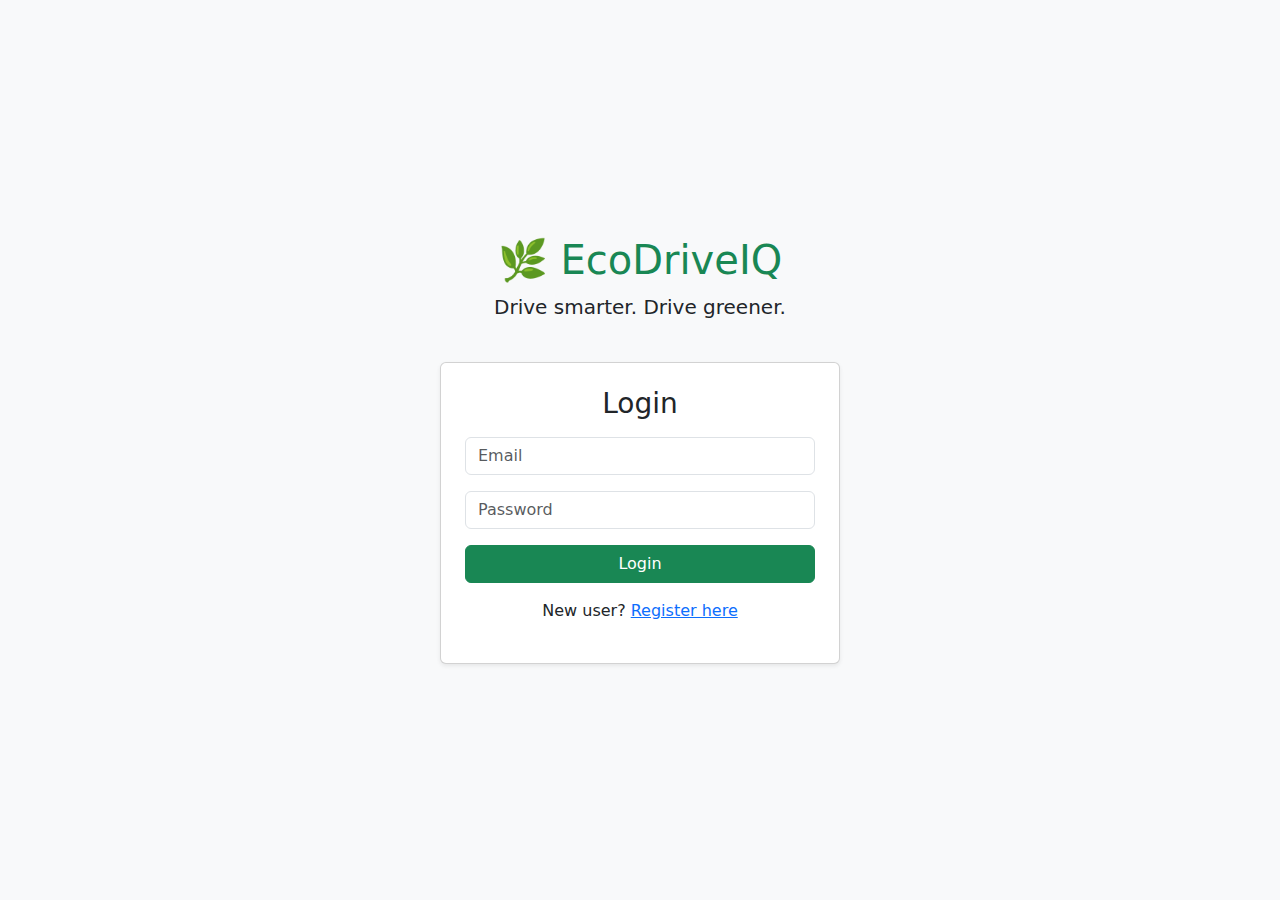
<file: src/main/resources/static/index.html>
<!DOCTYPE html>
<html lang="en">
<head>
  <meta charset="UTF-8">
  <title>Login - EcoDriveIQ</title>
  <link href="https://cdn.jsdelivr.net/npm/bootstrap@5.3.3/dist/css/bootstrap.min.css" rel="stylesheet">
  <script src="js/auth.js" defer></script>
</head>
<body class="bg-light">

  <div class="container d-flex flex-column align-items-center justify-content-center min-vh-100">
    <div class="text-center mb-4">
      <h1 class="text-success">🌿 EcoDriveIQ</h1>
      <p class="lead">Drive smarter. Drive greener.</p>
    </div>

    <div class="card shadow-sm p-4" style="width: 100%; max-width: 400px;">
      <h3 class="mb-3 text-center">Login</h3>
      <div class="mb-3">
        <input type="email" id="email" class="form-control" placeholder="Email" required>
      </div>
      <div class="mb-3">
        <input type="password" id="password" class="form-control" placeholder="Password" required>
      </div>
      <div class="d-grid">
        <button onclick="loginUser()" class="btn btn-success">Login</button>
      </div>
      <p class="mt-3 text-center">
        New user? <a href="register.html">Register here</a>
      </p>
    </div>
  </div>

</body>
</html>
</file>
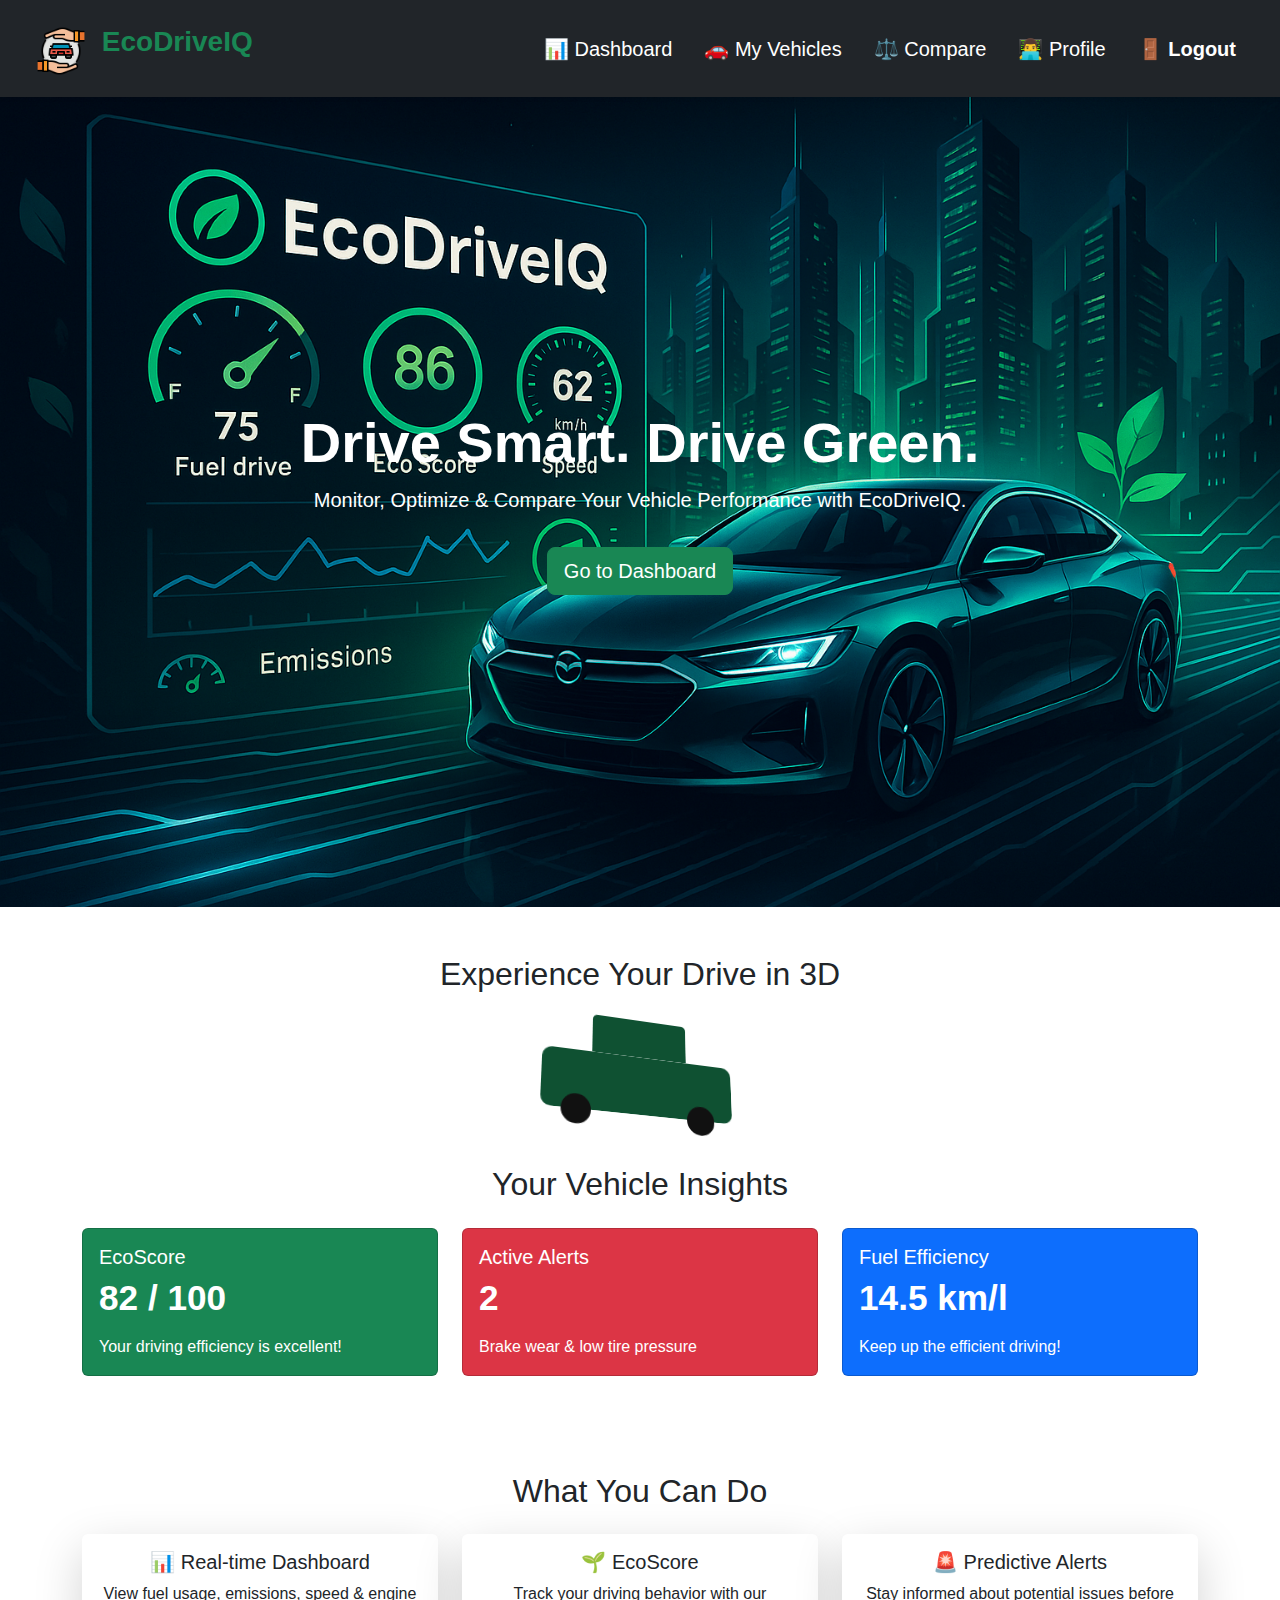
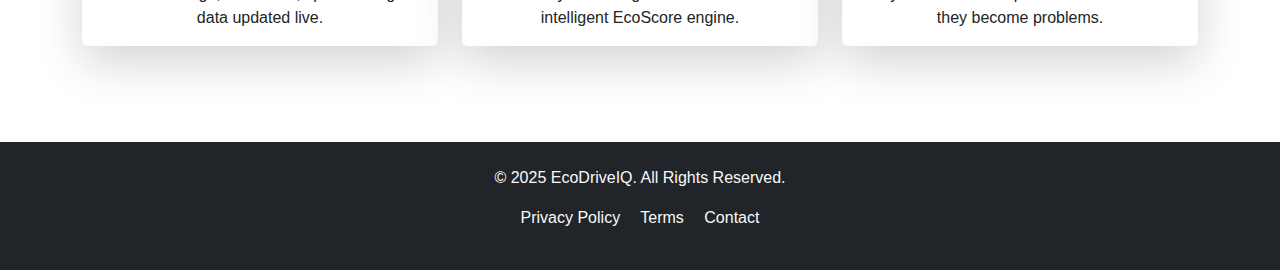
<file: src/main/resources/static/home.html>
<!DOCTYPE html>
<html lang="en">
<head>
  <meta charset="UTF-8" />
  <meta name="viewport" content="width=device-width, initial-scale=1.0" />
  <title>EcoDriveIQ - Home</title>
  <link rel="stylesheet" href="https://cdn.jsdelivr.net/npm/bootstrap@5.3.3/dist/css/bootstrap.min.css" />
  <link rel="stylesheet" href="css/style.css" />
  <script src="https://cdn.jsdelivr.net/npm/bootstrap@5.3.3/dist/js/bootstrap.bundle.min.js"></script>
</head>
<body>

  <!-- ✅ Navbar
  <nav class="navbar navbar-expand-lg navbar-dark bg-dark px-4">
    <a class="navbar-brand" href="#">🚗 EcoDriveIQ</a>
    <button class="navbar-toggler" type="button" data-bs-toggle="collapse" data-bs-target="#navbarNav">
      <span class="navbar-toggler-icon"></span>
    </button>
    <div class="collapse navbar-collapse justify-content-end" id="navbarNav">
      <ul class="navbar-nav">
        <li class="nav-item"><a class="nav-link" href="dashboard.html">Dashboard</a></li>
        <li class="nav-item"><a class="nav-link" href="vehicles.html">My Vehicles</a></li>
        <li class="nav-item"><a class="nav-link" href="#">Compare</a></li>
        <li class="nav-item"><a class="nav-link text-danger" href="index.html" onclick="logout()">Logout</a></li>
      </ul>
    </div>
  </nav> -->

  <!-- ✅ Enhanced Navbar -->
<nav class="navbar navbar-expand-lg navbar-dark bg-dark py-3 px-4 shadow-sm">
  <div class="container-fluid">
    <a class="navbar-brand fs-3 fw-bold text-success" href="#">
      <img src=".\images\car-services.png" width="50" height="50" class="d-inline-block align-text-top me-2" />
      EcoDriveIQ
    </a>
    <button class="navbar-toggler" type="button" data-bs-toggle="collapse" data-bs-target="#navbarNav">
      <span class="navbar-toggler-icon"></span>
    </button>
    <div class="collapse navbar-collapse justify-content-end" id="navbarNav">
      <ul class="navbar-nav fs-5 gap-3">
        <li class="nav-item"><a class="nav-link" href="dashboard.html">📊 Dashboard</a></li>
        <li class="nav-item"><a class="nav-link" href="vehicle.html">🚗 My Vehicles</a></li>
        <li class="nav-item"><a class="nav-link" href="compare.html">⚖️ Compare</a></li>
<li class="nav-item"><a class="nav-link" href="profile.html">👨‍💻 Profile</a></li>
        <li class="nav-item"><a class="nav-link text-danger fw-semibold" href="index.html" onclick="logout()">🚪 Logout</a></li>
      </ul>
    </div>
  </div>
</nav>


  <!-- ✅ Hero Section -->
  <section class="hero text-white text-center d-flex align-items-center">
    <div class="container">
      <h1 class="display-4 fw-bold">Drive Smart. Drive Green.</h1>
      <p class="lead">Monitor, Optimize & Compare Your Vehicle Performance with EcoDriveIQ.</p>
      <a href="dashboard.html" class="btn btn-success btn-lg mt-3">Go to Dashboard</a>
    </div>
  </section>


  <section class="my-5 text-center">
  <h2 class="mb-4">Experience Your Drive in 3D</h2>
  <div class="car-container">
    <div class="car">
      <div class="top"></div>
      <div class="body"></div>
      <div class="wheel front"></div>
      <div class="wheel back"></div>
    </div>
  </div>
</section>


<section class="container my-5">
  <h2 class="text-center mb-4">Your Vehicle Insights</h2>
  <div class="row g-4">
    <!-- Panel 1: EcoScore -->
    <div class="col-md-4">
      <div class="card text-white bg-success h-100">
        <div class="card-body">
          <h5 class="card-title">EcoScore</h5>
          <p class="card-text display-6">82 / 100</p>
          <p class="card-text">Your driving efficiency is excellent!</p>
        </div>
      </div>
    </div>

    <!-- Panel 2: Active Alerts -->
    <div class="col-md-4">
      <div class="card text-white bg-danger h-100">
        <div class="card-body">
          <h5 class="card-title">Active Alerts</h5>
          <p class="card-text display-6">2</p>
          <p class="card-text">Brake wear & low tire pressure</p>
        </div>
      </div>
    </div>

    <!-- Panel 3: Avg Fuel Efficiency -->
    <div class="col-md-4">
      <div class="card text-white bg-primary h-100">
        <div class="card-body">
          <h5 class="card-title">Fuel Efficiency</h5>
          <p class="card-text display-6">14.5 km/l</p>
          <p class="card-text">Keep up the efficient driving!</p>
        </div>
      </div>
    </div>
  </div>
</section>


  <!-- ✅ Feature Highlights -->
  <section class="container text-center py-5">
    <h2 class="mb-4">What You Can Do</h2>
    <div class="row g-4">
      <div class="col-md-4">
        <div class="card border-0 shadow-lg p-3">
          <h5 class="card-title">📊 Real-time Dashboard</h5>
          <p class="card-text">View fuel usage, emissions, speed & engine data updated live.</p>
        </div>
      </div>
      <div class="col-md-4">
        <div class="card border-0 shadow-lg p-3">
          <h5 class="card-title">🌱 EcoScore</h5>
          <p class="card-text">Track your driving behavior with our intelligent EcoScore engine.</p>
        </div>
      </div>
      <div class="col-md-4">
        <div class="card border-0 shadow-lg p-3">
          <h5 class="card-title">🚨 Predictive Alerts</h5>
          <p class="card-text">Stay informed about potential issues before they become problems.</p>
        </div>
      </div>
    </div>
  </section>

  
 <footer class="bg-dark text-light py-4 mt-5">
  <div class="container text-center">
    <p>&copy; 2025 EcoDriveIQ. All Rights Reserved.</p>
    <p>
      <a href="#" class="text-light text-decoration-none me-3">Privacy Policy</a>
      <a href="#" class="text-light text-decoration-none me-3">Terms</a>
      <a href="mailto:support@ecodriveiq.com" class="text-light text-decoration-none">Contact</a>
    </p>
  </div>
</footer>


  <script>
    function logout() {
      localStorage.removeItem("userId");
    }
  </script>

</body>
</html>
</file>
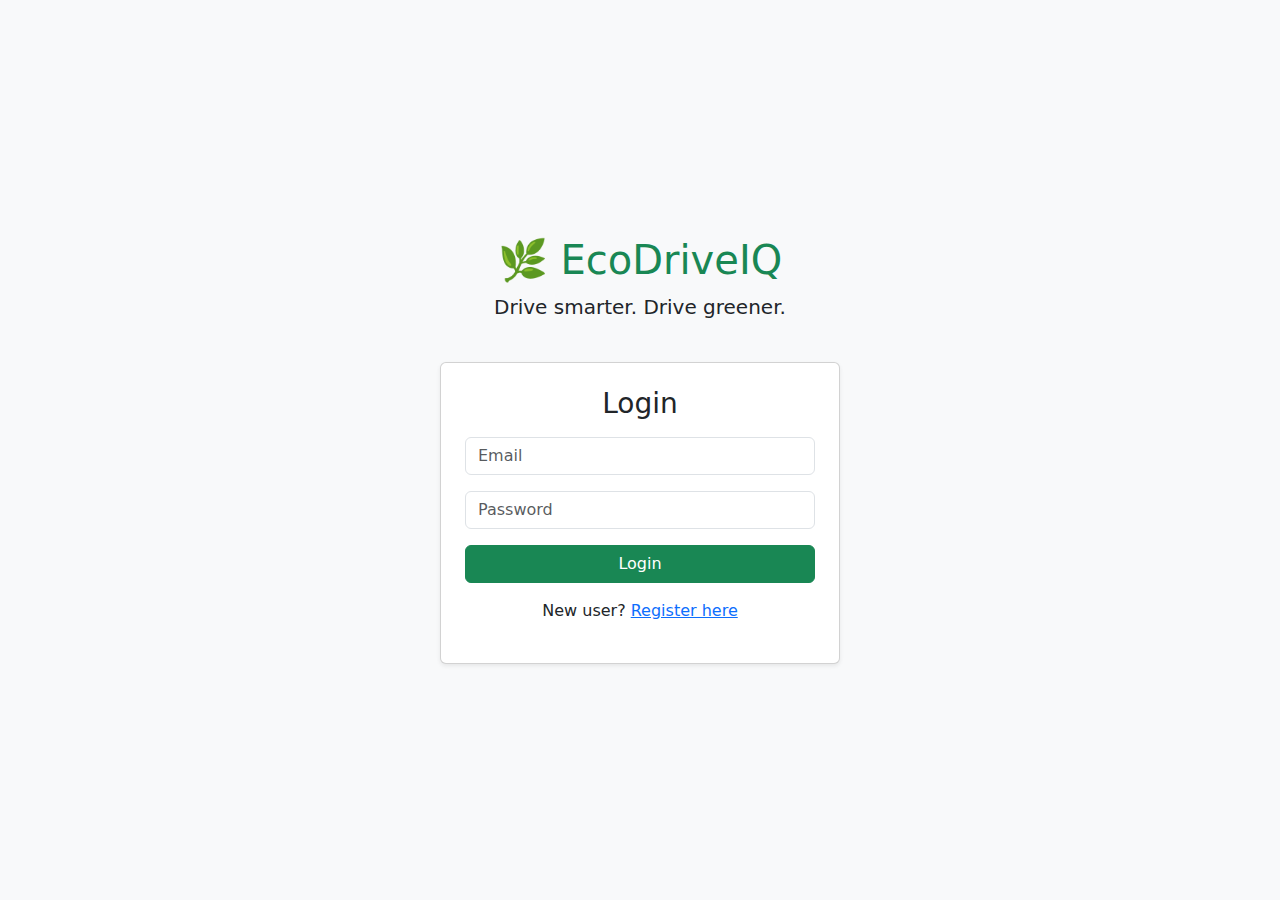
<file: src/main/resources/static/profile.html>
<!-- <!DOCTYPE html>
<html lang="en">
<head>
  <meta charset="UTF-8" />
  <title>User Profile - EcoDriveIQ</title>
  <link rel="stylesheet" href="https://cdn.jsdelivr.net/npm/bootstrap@5.3.3/dist/css/bootstrap.min.css" />
  <link rel="stylesheet" href="css/profile.css" />
  <script src="js/profile.js" defer></script>
</head>
<body>

<nav class="navbar navbar-expand-lg navbar-dark bg-dark py-3 px-4 shadow-sm">
  <div class="container-fluid">
    <a class="navbar-brand fs-3 fw-bold text-success" href="#">
      <img src="./images/car-services.png" width="50" height="50" class="d-inline-block align-text-top me-2" />
      EcoDriveIQ
    </a>
    <div class="collapse navbar-collapse justify-content-end" id="navbarNav">
      <ul class="navbar-nav fs-5 gap-3">
        <li class="nav-item"><a class="nav-link" href="dashboard.html">📊 Dashboard</a></li>
        <li class="nav-item"><a class="nav-link" href="vehicle.html">🚗 My Vehicles</a></li>
        <li class="nav-item"><a class="nav-link" href="compare.html">⚖️ Compare</a></li>
        <li class="nav-item"><a class="nav-link active fw-bold text-warning" href="profile.html">👤 Profile</a></li>
        <li class="nav-item"><a class="nav-link text-danger" href="index.html" onclick="logout()">🚪 Logout</a></li>
      </ul>
    </div>
  </div>
</nav>

<div class="container mt-5 mb-4">
  <h2 class="text-center text-success mb-4">My Profile</h2>

  <div class="card p-4 shadow-sm">
    <form id="profileForm">
      <div class="mb-3">
        <label class="form-label fw-bold">Full Name</label>
        <input type="text" class="form-control" id="fullName" required />
      </div>
      <div class="mb-3">
        <label class="form-label fw-bold">Email</label>
        <input type="email" class="form-control" id="email" readonly />
      </div>
      <div class="mb-3">
        <label class="form-label fw-bold">Password</label>
        <input type="password" class="form-control" id="password" placeholder="Leave blank to keep current" />
      </div>
      <button type="submit" class="btn btn-success w-100">Update Profile</button>
    </form>

    <hr class="my-4" />

    <div class="text-center">
      <button class="btn btn-outline-danger" onclick="deleteAccount()">Delete My Account</button>
    </div>
  </div>
</div>

<footer class="bg-dark text-white text-center py-3 mt-5">
  <p class="mb-0">&copy; 2025 EcoDriveIQ. Built with ❤️ by Tejas Bhame.</p>
</footer>

</body>
</html> -->
<!DOCTYPE html>
<html lang="en">
<head>
  <meta charset="UTF-8" />
  <title>User Profile - EcoDriveIQ</title>
  <link rel="stylesheet" href="https://cdn.jsdelivr.net/npm/bootstrap@5.3.3/dist/css/bootstrap.min.css" />
  <link rel="stylesheet" href="css/profile.css" />
  <script src="js/profile.js" defer></script>
</head>
<body>

<nav class="navbar navbar-expand-lg navbar-dark bg-dark py-3 px-4 shadow-sm">
  <div class="container-fluid">
    <a class="navbar-brand fs-3 fw-bold text-success" href="#">
      <img src="./images/car-services.png" width="50" height="50" class="d-inline-block align-text-top me-2" />
      EcoDriveIQ
    </a>
    <div class="collapse navbar-collapse justify-content-end" id="navbarNav">
      <ul class="navbar-nav fs-5 gap-3">
        <li class="nav-item"><a class="nav-link" href="dashboard.html">📊 Dashboard</a></li>
        <li class="nav-item"><a class="nav-link" href="vehicle.html">🚗 My Vehicles</a></li>
        <li class="nav-item"><a class="nav-link" href="compare.html">⚖️ Compare</a></li>
        <li class="nav-item"><a class="nav-link active fw-bold text-warning" href="profile.html">👤 Profile</a></li>
        <li class="nav-item"><a class="nav-link text-danger" href="index.html" onclick="logout()">🚪 Logout</a></li>
      </ul>
    </div>
  </div>
</nav>

<div class="container mt-5 mb-4">
  <h2 class="text-center text-success mb-4">My Profile</h2>

  <div class="card p-4 shadow-sm">
    <div id="profileDetails" class="mb-4">
      <!-- Dynamic profile details will be inserted here -->
    </div>

    <button class="btn btn-outline-danger w-100" onclick="deleteAccount()">Delete My Account</button>
  </div>
</div>

<footer class="bg-dark text-white text-center py-3 mt-5">
  <p class="mb-0">&copy; 2025 EcoDriveIQ. Built with ❤️ by Tejas Bhame.</p>
</footer>

</body>
</html>
</file>
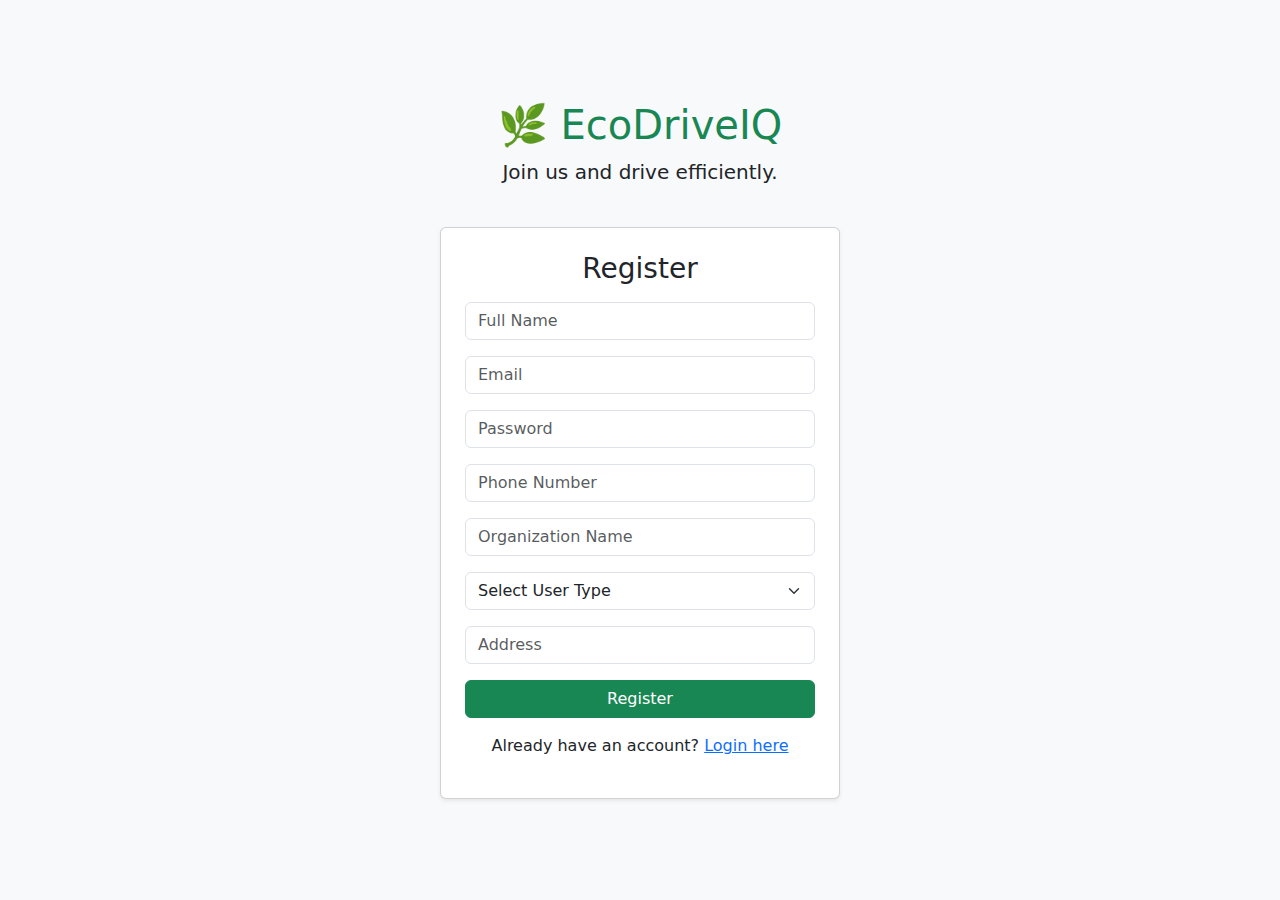
<file: src/main/resources/static/register.html>
<!-- <!DOCTYPE html>
<html lang="en">
<head>
  <meta charset="UTF-8">
  <title>Register - EcoDriveIQ</title>
  <link href="https://cdn.jsdelivr.net/npm/bootstrap@5.3.3/dist/css/bootstrap.min.css" rel="stylesheet">
  <script src="js/auth.js" defer></script>
</head>
<body class="bg-light">

  <div class="container d-flex flex-column align-items-center justify-content-center min-vh-100">
    <div class="text-center mb-4">
      <h1 class="text-success">🌿 EcoDriveIQ</h1>
      <p class="lead">Join us and drive efficiently.</p>
    </div>

    <div class="card shadow-sm p-4" style="width: 100%; max-width: 400px;">
      <h3 class="mb-3 text-center">Register</h3>

      <div class="mb-3">
        <input type="text" id="name" class="form-control" placeholder="Name" required>
      </div>
      <div class="mb-3">
        <input type="email" id="email" class="form-control" placeholder="Email" required>
      </div>
      <div class="mb-3">
        <input type="password" id="password" class="form-control" placeholder="Password" required>
      </div>

      <div class="d-grid">
        <button onclick="registerUser()" class="btn btn-success">Register</button>
      </div>

      <p class="mt-3 text-center">
        Already have an account? <a href="index.html">Login here</a>
      </p>
    </div>
  </div>

</body>
</html> -->
<!DOCTYPE html>
<html lang="en">
<head>
  <meta charset="UTF-8">
  <title>Register - EcoDriveIQ</title>
  <link href="https://cdn.jsdelivr.net/npm/bootstrap@5.3.3/dist/css/bootstrap.min.css" rel="stylesheet">
  <script src="js/auth.js" defer></script>
</head>
<body class="bg-light">

  <div class="container d-flex flex-column align-items-center justify-content-center min-vh-100">
    <div class="text-center mb-4">
      <h1 class="text-success">🌿 EcoDriveIQ</h1>
      <p class="lead">Join us and drive efficiently.</p>
    </div>

    <div class="card shadow-sm p-4" style="width: 100%; max-width: 400px;">
      <h3 class="mb-3 text-center">Register</h3>

      <form id="registerForm" onsubmit="registerUser(event)">
        <div class="mb-3">
          <input name="name" type="text" class="form-control" placeholder="Full Name" required>
        </div>
        <div class="mb-3">
          <input name="email" type="email" class="form-control" placeholder="Email" required>
        </div>
        <div class="mb-3">
          <input name="password" type="password" class="form-control" placeholder="Password" required>
        </div>
        <div class="mb-3">
          <input name="phoneNumber" type="text" class="form-control" placeholder="Phone Number" required>
        </div>
        <div class="mb-3">
          <input name="organizationName" type="text" class="form-control" placeholder="Organization Name">
        </div>
        <div class="mb-3">
          <select name="userType" class="form-select" required>
            <option value="" disabled selected>Select User Type</option>
            <option value="INDIVIDUAL">Individual</option>
            <option value="FLEET_MANAGER">Fleet Manager</option>
            <option value="ANALYST">Analyst</option>
          </select>
        </div>
        <div class="mb-3">
          <input name="address" type="text" class="form-control" placeholder="Address">
        </div>

        <div class="d-grid">
          <button  type="submit" class="btn btn-success">Register</button>
        </div>
      </form>

      <p class="mt-3 text-center">
        Already have an account? <a href="index.html">Login here</a>
      </p>
    </div>
  </div>

</body>
</html>
</file>
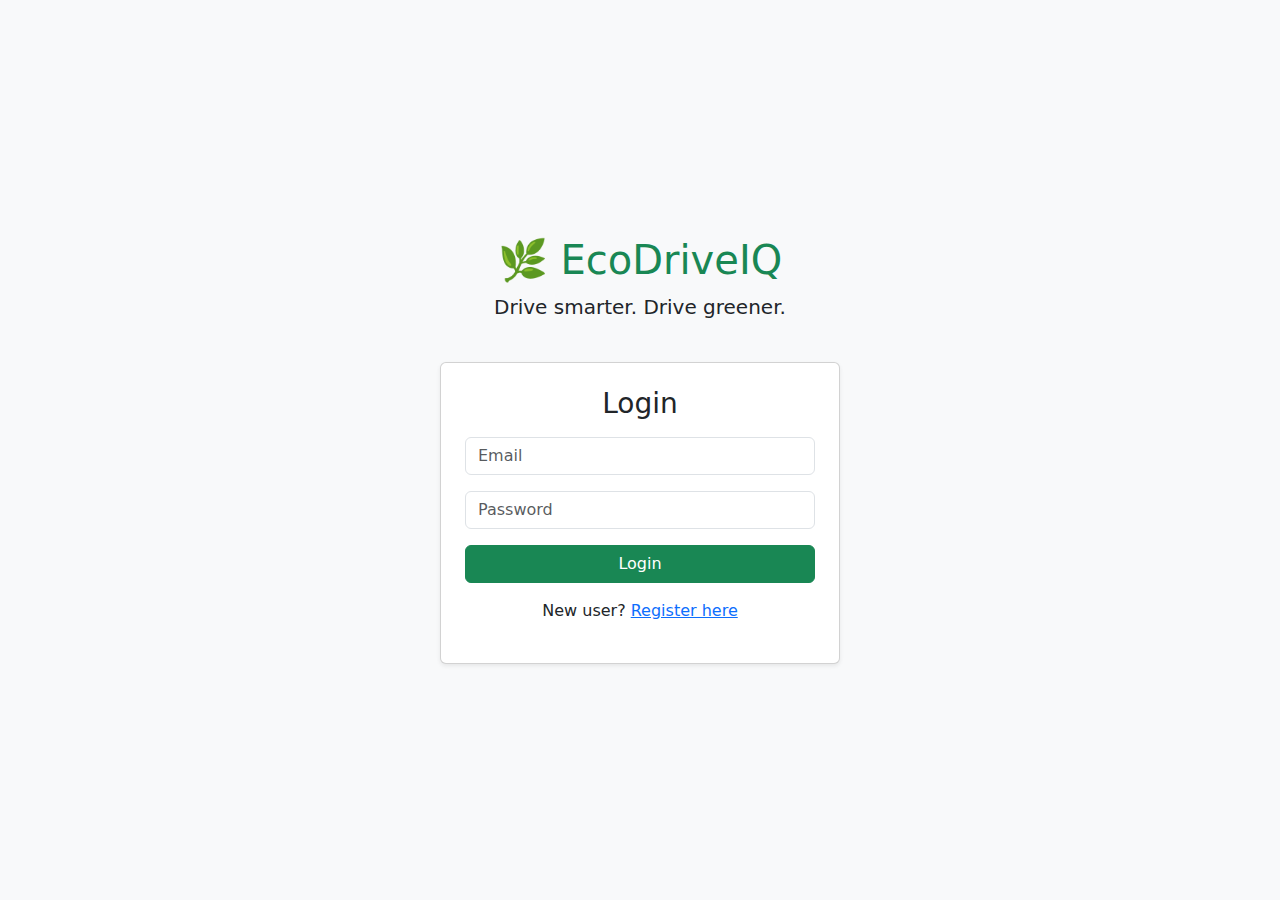
<file: src/main/resources/static/vehicle.html>
<!DOCTYPE html>
<html lang="en">
<head>
  <meta charset="UTF-8">
  <title>Vehicles | EcoDriveIQ</title>
  <link rel="stylesheet" href="css/style.css">
  <link href="https://cdn.jsdelivr.net/npm/bootstrap@5.3.0/dist/css/bootstrap.min.css" rel="stylesheet">
  <script src="https://cdn.jsdelivr.net/npm/bootstrap@5.3.0/dist/js/bootstrap.bundle.min.js"></script>
  <script src="js/vehicle.js" defer ></script>
</head>
<body>


   <!-- ✅ Enhanced Navbar -->
<nav class="navbar navbar-expand-lg navbar-dark bg-dark py-3 px-4 shadow-sm">
  <div class="container-fluid">
    <a class="navbar-brand fs-3 fw-bold text-success" href="#">
      <img src=".\images\car-services.png" width="50" height="50" class="d-inline-block align-text-top me-2" />
      EcoDriveIQ
    </a>
    <button class="navbar-toggler" type="button" data-bs-toggle="collapse" data-bs-target="#navbarNav">
      <span class="navbar-toggler-icon"></span>
    </button>
    <div class="collapse navbar-collapse justify-content-end" id="navbarNav">
      <ul class="navbar-nav fs-5 gap-3">
        <li class="nav-item"><a class="nav-link" href="dashboard.html">📊 Dashboard</a></li>
        <li class="nav-item"><a class="nav-link" href="vehicle.html">🚗 My Vehicles</a></li>
        <li class="nav-item"><a class="nav-link" href="compare.html">⚖️ Compare</a></li>
<li class="nav-item"><a class="nav-link" href="profile.html">👨‍💻 Profile</a></li>
        <li class="nav-item"><a class="nav-link text-danger fw-semibold" href="index.html" onclick="logout()">🚪 Logout</a></li>
      </ul>
    </div>
  </div>
</nav>

 
  <!-- Page Content -->
  <div class="container mt-5">
    <div class="d-flex justify-content-between align-items-center mb-3">
      <h2>My Vehicles</h2>
      <button class="btn btn-success" data-bs-toggle="modal" data-bs-target="#vehicleModal">+ Add Vehicle</button>
    </div>

    <!-- Vehicle Table -->
    <div class="table-responsive">
      <table class="table table-striped table-hover align-middle text-center">
        <thead class="table-dark">
          <tr>
            <th>#</th>
            <th>Make</th>
            <th>Model</th>
            <th>Year</th>
            <th>Fuel Type</th>
            <th>Reg. No</th>
            <th>Color</th>
            <th>Actions</th>
          </tr>
        </thead>
        <tbody id="vehicleTableBody">
          <!-- Vehicles will be populated here via JS -->
        </tbody>
      </table>
    </div>
  </div>

  <!-- Vehicle Modal (Add/Edit) -->
  <div class="modal fade" id="vehicleModal" tabindex="-1">
    <div class="modal-dialog">
      <div class="modal-content">
        <form id="vehicleForm">
          <div class="modal-header">
            <h5 class="modal-title">Add Vehicle</h5>
            <button type="button" class="btn-close" data-bs-dismiss="modal"></button>
          </div>
          <div class="modal-body">
            <input type="hidden" id="vehicleId">
            <div class="mb-3">
              <label>Make</label>
              <input type="text" class="form-control" id="make" required>
            </div>
            <div class="mb-3">
              <label>Model</label>
              <input type="text" class="form-control" id="model" required>
            </div>
            <div class="mb-3">
              <label>Year</label>
              <input type="number" class="form-control" id="year" required>
            </div>
            <div class="mb-3">
              <label>Fuel Type</label>
              <input type="text" class="form-control" id="fuelType" required>
            </div>
            <div class="mb-3">
              <label>Registration No</label>
              <input type="text" class="form-control" id="registrationNumber" required>
            </div>
            <div class="mb-3">
              <label>Color</label>
              <input type="text" class="form-control" id="color" required>
            </div>
          </div>
          <div class="modal-footer">
            <button type="submit" class="btn btn-primary">Save Vehicle</button>
            <button type="button" class="btn btn-secondary" data-bs-dismiss="modal">Cancel</button>
          </div>
        </form>
      </div>
    </div>
  </div>

</body>
</html>
</file>
<file: src/main/resources/static/css/style.css>
body {
  font-family: 'Segoe UI', sans-serif;
}

.hero {
  background: url('../images/cari.png') no-repeat center center/cover;
  height: 90vh;
}

.card:hover {
  transform: scale(1.03);
  transition: 0.3s ease-in-out;
  background-color: #e9f5e9;
}

/* .nav-link{
color: #fff;
} */

.navbar-nav .nav-link {
  color: #ffffff !important;
  transition: 0.3s ease-in-out;
}

.navbar-nav .nav-link:hover {
  color: #28a745 !important;
  text-decoration: underline;
}

.car-container {
  perspective: 800px;
  display: flex;
  justify-content: center;
  align-items: center;
}

.car {
  width: 200px;
  height: 100px;
  position: relative;
  transform-style: preserve-3d;
  transform: rotateX(20deg) rotateY(20deg);
  animation: rotateCar 10s linear infinite;
}

.top, .body {
  background: #0f5132;
  position: absolute;
  left: 0;
  right: 0;
  margin: auto;
}

.top {
  height: 40px;
  width: 100px;
  top: 0;
  border-radius: 5px 5px 0 0;
}

.body {
  height: 60px;
  width: 200px;
  top: 40px;
  border-radius: 10px;
}

.wheel {
  width: 30px;
  height: 30px;
  background: #111;
  border-radius: 50%;
  position: absolute;
  bottom: -15px;
}

.wheel.front {
  left: 20px;
}

.wheel.back {
  right: 20px;
}

@keyframes rotateCar {
  0% { transform: rotateX(20deg) rotateY(0deg); }
  100% { transform: rotateX(20deg) rotateY(360deg); }
}

.card .display-6 {
  font-size: 2.2rem;
  font-weight: bold;
}


/* style.css */
.table thead th {
  vertical-align: middle;
}
.modal .form-control {
  border-radius: 0.375rem;
}
</file>
<file: src/main/resources/static/css/profile.css>
body {
  background-color: #f2f2f2;
}

.card {
  background-color: #ffffff;
  border-radius: 12px;
  border: 1px solid #dee2e6;
}

label {
  color: #333;
}

footer {
  margin-top: auto;
}
</file>
